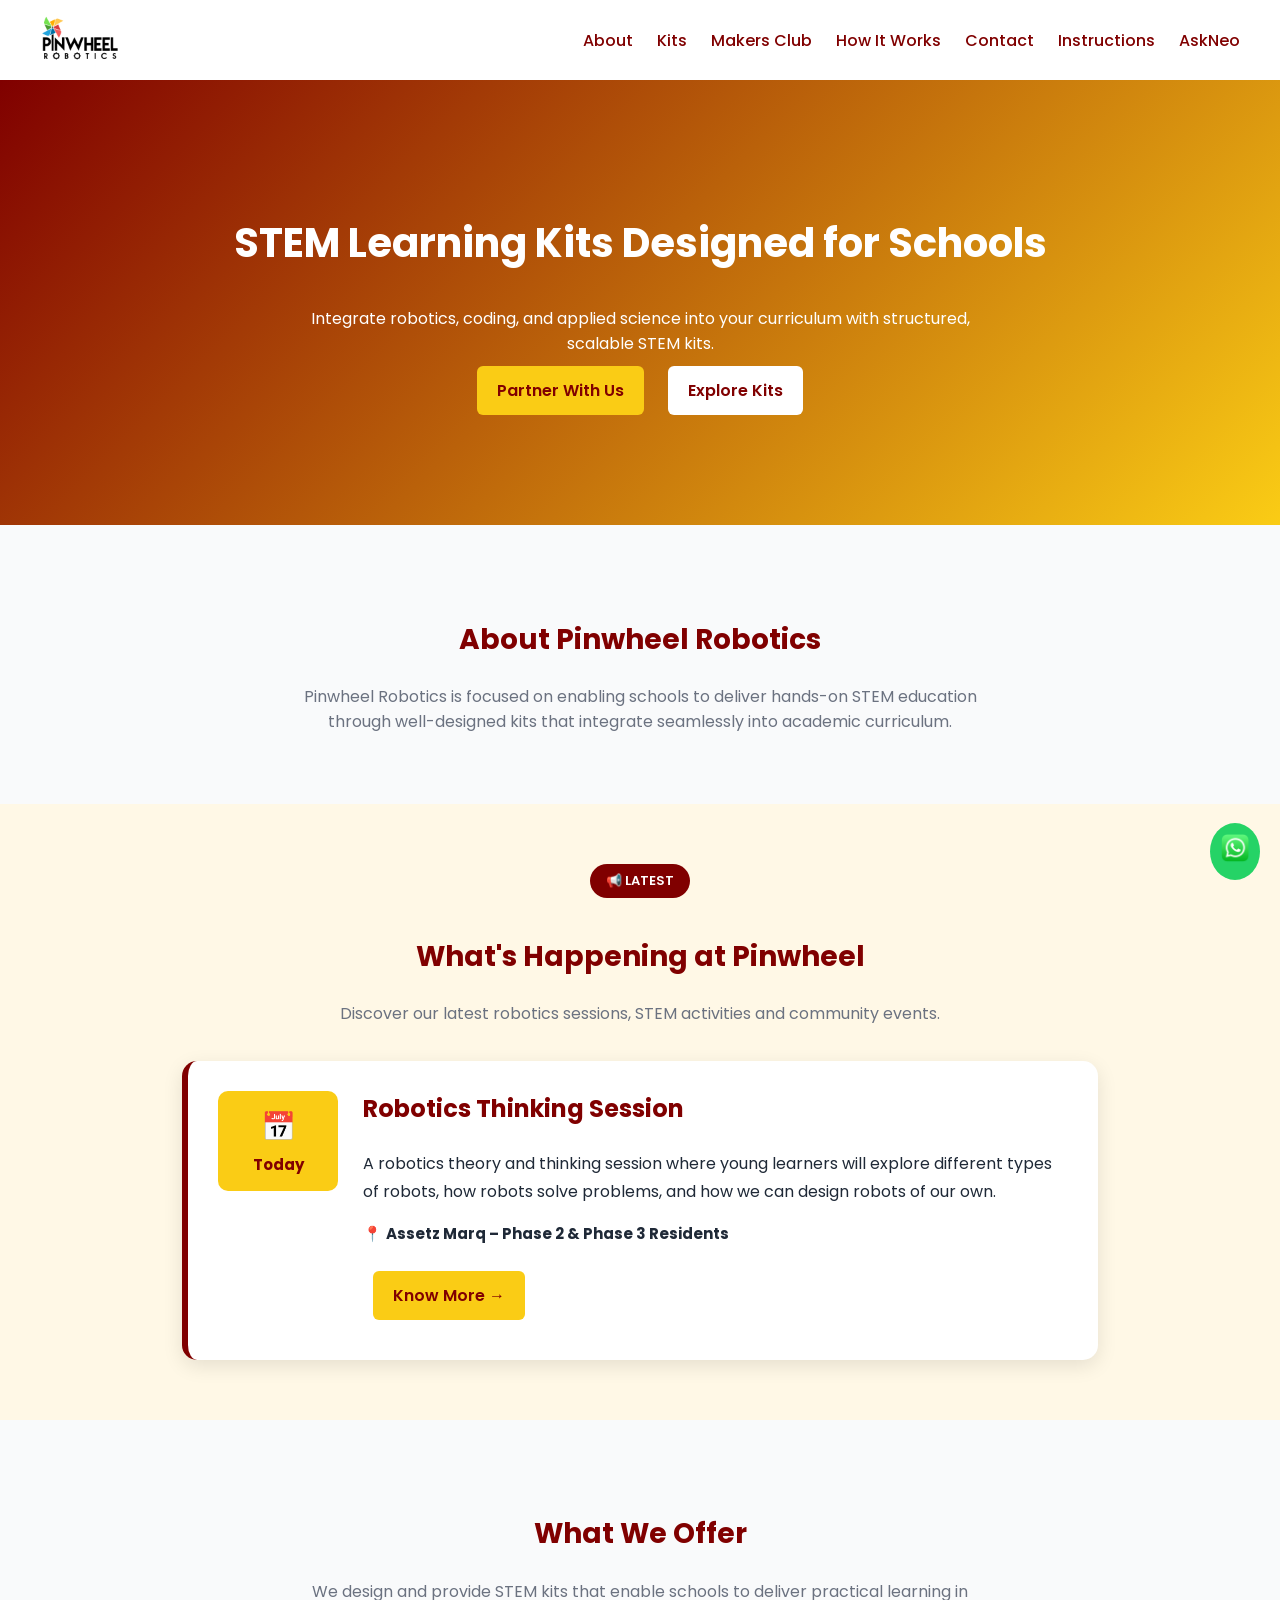
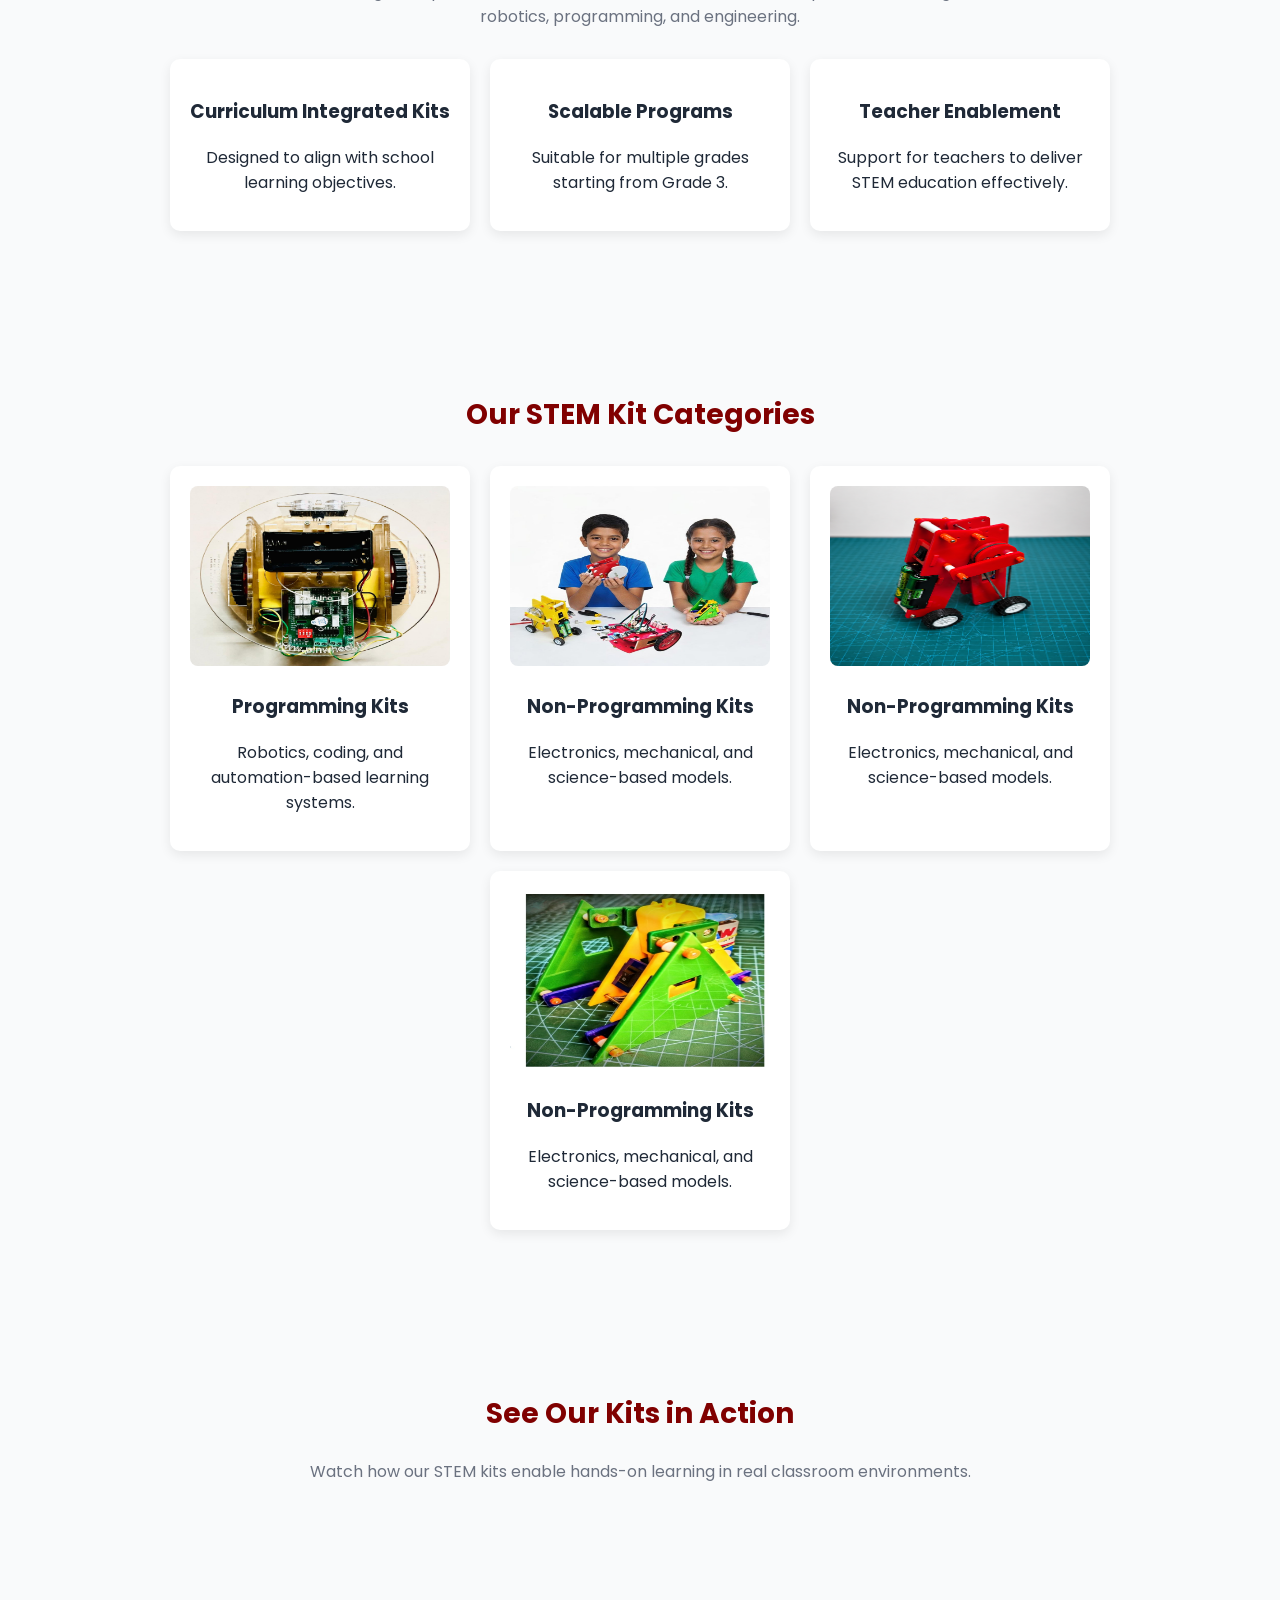
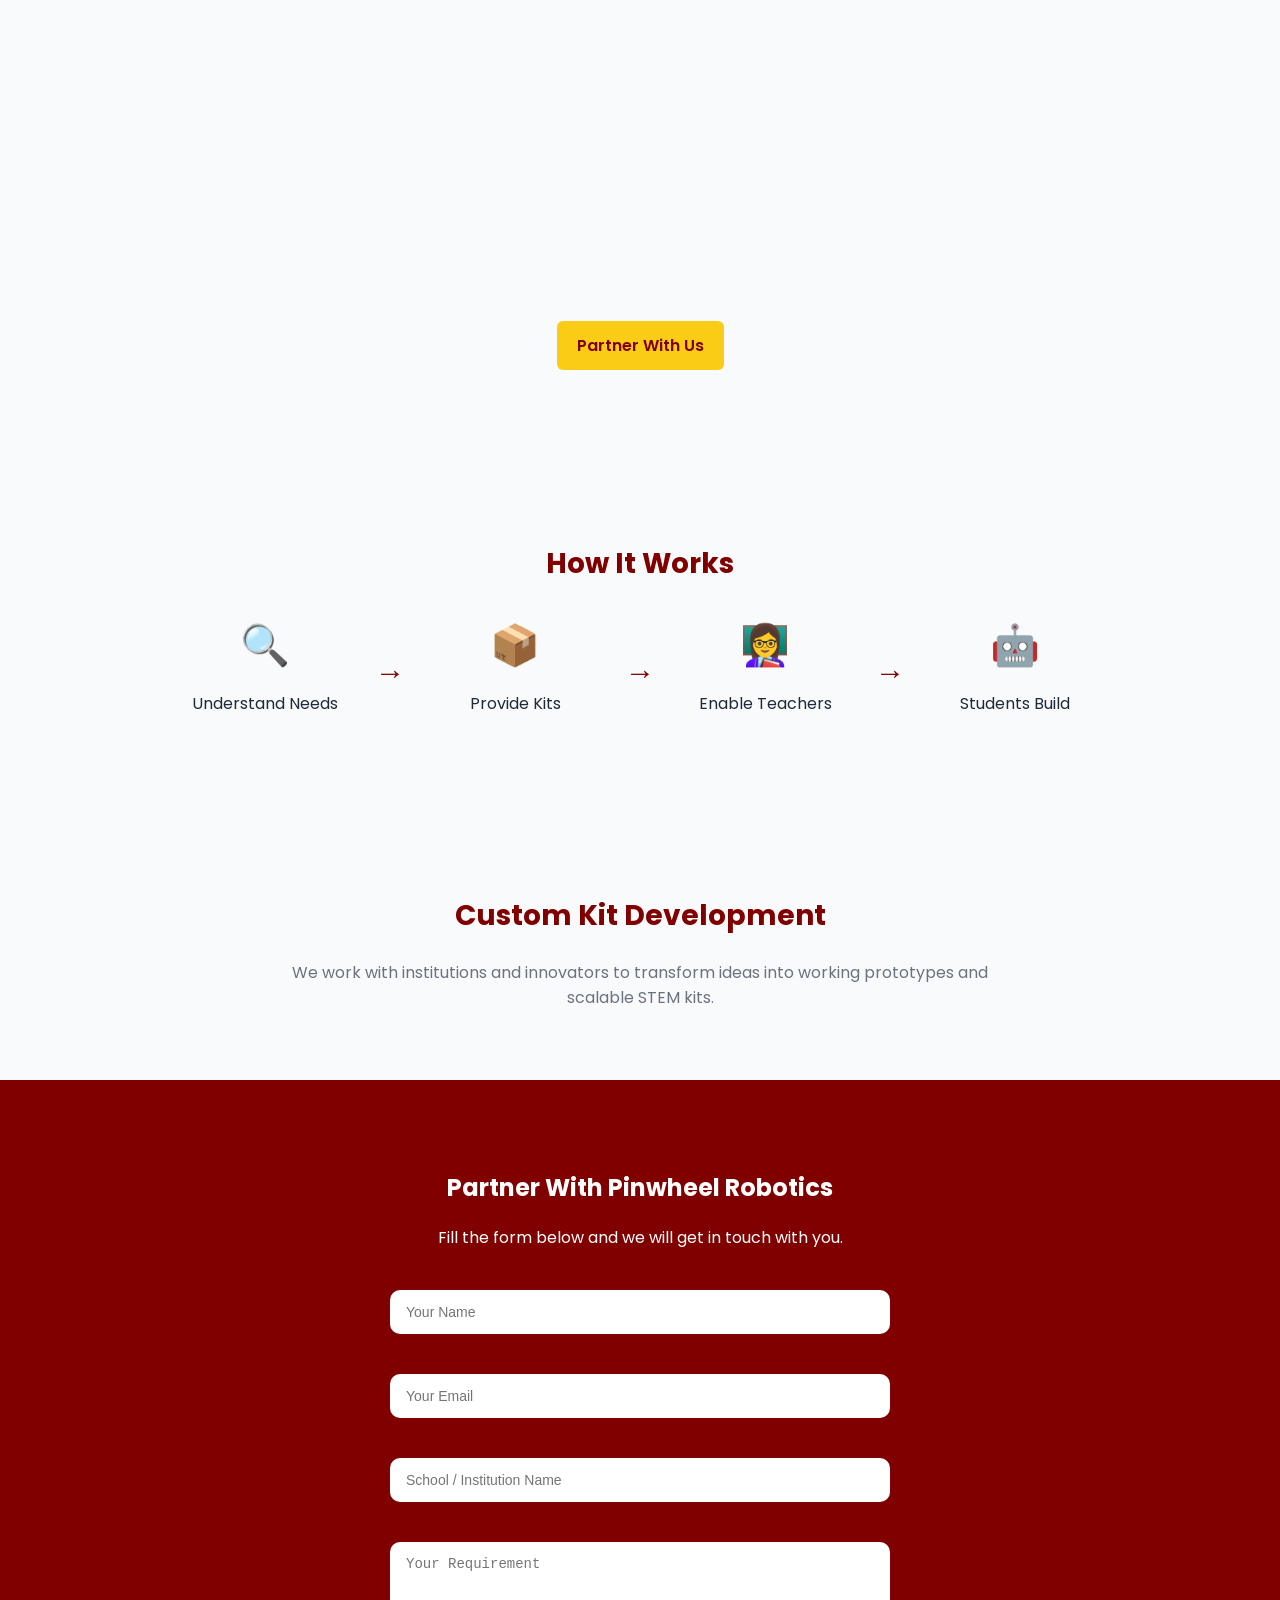
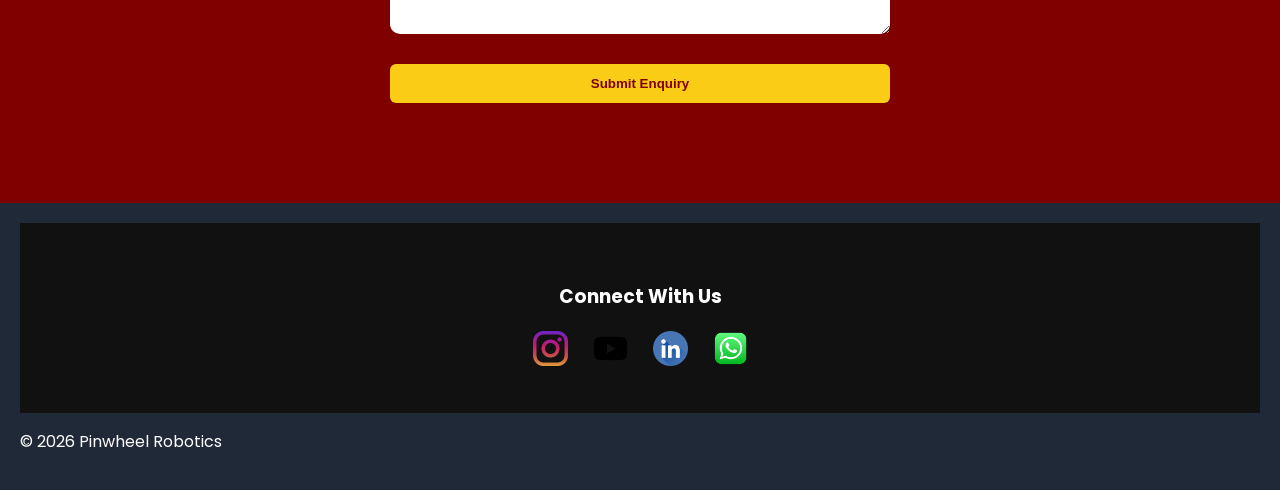
<file: index.html>
<!DOCTYPE html>

<html>

<head>
    <link rel="icon" href="favicon/favicon.ico" type="image/x-icon">

<link rel="icon" type="image/png" sizes="32x32" href="favicon/favicon-32x32.png">
<link rel="icon" type="image/png" sizes="16x16" href="favicon/favicon-16x16.png">

<link rel="apple-touch-icon" href="favicon/apple-touch-icon.png">

<link rel="manifest" href="favicon/site.webmanifest">
  <title>Pinwheel Robotics</title>
  <title>STEM Kits for Schools | Pinwheel Robotics</title>
<meta name="description" content="Hands-on STEM kits for schools. Robotics, IoT, AI learning made practical.">
<meta name="keywords" content="STEM kits, robotics kits, Arduino projects, school robotics India">
  <meta name="viewport" content="width=device-width, initial-scale=1.0">
  <meta name="description" content="STEM kits for schools, robotics learning, IoT and electronics kits for students.">

  <link rel="stylesheet" href="css/style.css">

  <!-- Google Font -->

  <link href="https://fonts.googleapis.com/css2?family=Poppins:wght@300;400;600&display=swap" rel="stylesheet">
</head>
<a href="https://wa.me/917204445493" class="whatsapp-float" target="_blank">
  <img src="assets/icons/whatsapp.png">
</a>

<body>

<!-- HEADER -->

<header class="header">
  <img src="assets/logo.png" class="logo">
  <nav class="nav">
    <a href="#about">About</a>
    <a href="#kits">Kits</a>
    <a href="makers-club.html">Makers Club</a>
    <a href="#how">How It Works</a>
    <a href="#contact">Contact</a>
    <a href="blog.html">Instructions</a>
    <a href="chatbot.html">AskNeo</a>
  </nav>
</header>

<!-- HERO -->

<section class="hero">
  <h1>STEM Learning Kits Designed for Schools</h1>
  <p>
    Integrate robotics, coding, and applied science into your curriculum with structured, scalable STEM kits.
  </p>
  <a class="btn primary" href="#contact">Partner With Us</a>
  <a class="btn secondary" href="#kits">Explore Kits</a>
</section>

<!-- ABOUT -->

<section id="about">
  <h2 class="title">About Pinwheel Robotics</h2>
  <p class="subtitle">
    Pinwheel Robotics is focused on enabling schools to deliver hands-on STEM education through well-designed kits that integrate seamlessly into academic curriculum.
  </p>
</section>
<!-- UPDATES / ANNOUNCEMENTS -->
<!-- ANNOUNCEMENTS -->

<section class="announcements">

  <div class="announcement-header">
    <span class="announcement-badge">📢 LATEST</span>
    <h2 class="title">What's Happening at Pinwheel</h2>
    <p class="subtitle">
      Discover our latest robotics sessions, STEM activities and community events.
    </p>
  </div>

  <div class="announcement-card">

    <div class="announcement-date">
      <span>📅</span>
      <strong id="announcement-date">Today</strong>
    </div>

    <div class="announcement-content">

      <h3 id="announcement-title">
        Robotics Thinking Session
      </h3>

      <p id="announcement-description">
        A robotics theory and thinking session for young learners,
        exploring how robots work, how they solve problems and how we
        can design robots of our own.
      </p>

      <p class="announcement-location">
        📍 <strong id="announcement-location">
          Assetz Marq – Phase 2 & Phase 3
        </strong>
      </p>

      <a
        id="announcement-link"
        class="btn primary"
        href="#"
        target="_blank">
        Know More →
      </a>

    </div>

  </div>

</section>

<!-- WHAT WE OFFER -->

<section>
  <h2 class="title">What We Offer</h2>
  <p class="subtitle">
    We design and provide STEM kits that enable schools to deliver practical learning in robotics, programming, and engineering.
  </p>

  <div class="grid">
    <div class="card">
      <h3>Curriculum Integrated Kits</h3>
      <p>Designed to align with school learning objectives.</p>
    </div>
    <div class="card">
      <h3>Scalable Programs</h3>
      <p>Suitable for multiple grades starting from Grade 3.</p>
    </div>
    <div class="card">
      <h3>Teacher Enablement</h3>
      <p>Support for teachers to deliver STEM education effectively.</p>
    </div>
  </div>
</section>

<!-- KIT CATEGORIES -->

<section id="kits">
  <h2 class="title">Our STEM Kit Categories</h2>

  <div class="grid">

<div class="card">
  <img src="assets/images/kit1.jpg" class="kit-img">
  <h3>Programming Kits</h3>
  <p>Robotics, coding, and automation-based learning systems.</p>
</div>

<div class="card">
  <img src="assets/images/kit2.jpg" class="kit-img">
  <h3>Non-Programming Kits</h3>
  <p>Electronics, mechanical, and science-based models.</p>
</div>

<div class="card">
  <img src="assets/images/kit3.png" class="kit-img">
  <h3>Non-Programming Kits</h3>
  <p>Electronics, mechanical, and science-based models.</p>
</div>

<div class="card">
  <img src="assets/images/kit4.jpg" class="kit-img">
  <h3>Non-Programming Kits</h3>
  <p>Electronics, mechanical, and science-based models.</p>
</div>

  </div>
</section>
<section id="video">
  <h2 class="title">See Our Kits in Action</h2>
  <p class="subtitle">
    Watch how our STEM kits enable hands-on learning in real classroom environments.
  </p>

  <div class="video-container">
    <iframe 
        id="youtube-video"
      frameborder="0"
      allowfullscreen>
    </iframe>
  </div>
  <a class="btn primary" href="#contact">Partner With Us</a>
</section>

<!-- HOW IT WORKS -->
<section id="how">
  <h2 class="title">How It Works</h2>


  <div class="steps">

<div class="step">
  <div class="icon">🔍</div>
  <p>Understand Needs</p>
</div>

<div class="arrow">→</div>

<div class="step">
  <div class="icon">📦</div>
  <p>Provide Kits</p>
</div>

<div class="arrow">→</div>

<div class="step">
  <div class="icon">👩‍🏫</div>
  <p>Enable Teachers</p>
</div>

<div class="arrow">→</div>

<div class="step">
  <div class="icon">🤖</div>
  <p>Students Build</p>
</div>

  </div>
</section>

</section>



<!-- CUSTOM KIT -->

<section>
  <h2 class="title">Custom Kit Development</h2>
  <p class="subtitle">
    We work with institutions and innovators to transform ideas into working prototypes and scalable STEM kits.
  </p>
</section>

<!-- CTA -->

<section class="cta" id="contact">
     <!-- CTA Message -->
  <h2>Partner With Pinwheel Robotics</h2>
  <p>Fill the form below and we will get in touch with you.</p>

  <!-- FORM goes inside CTA -->
  <form id="contact-form" method="POST" class="contact-form">
    <div class="form-row">
    <input type="hidden" name="_subject" value="New Enquiry - Pinwheel Robotics">
    <input type="text" name="name" placeholder="Your Name" required> 
    <input type="email" name="email" placeholder="Your Email" required> 
    <input type="text" name="school" placeholder="School / Institution Name"> 
    </div>
    <div class="form-row">
    <textarea name="message" placeholder="Your Requirement" rows="4"></textarea> 
    </div>
    <button type="submit">Submit Enquiry</button>
    
     </form>
</section>

<!-- FOOTER -->

<footer>
    <div class="social-section">

  <h3>Connect With Us</h3>

  <div class="social-icons">

<a href="https://instagram.com/pinwheelrobotics" target="_blank">
  <img src="assets/icons/instagram.png" alt="Instagram">
</a>

<a href="https://www.youtube.com/@pinwheelrobotics" target="_blank">
  <img src="assets/icons/youtube.png" alt="YouTube">
</a>

<a href="https://www.linkedin.com/company/pinwheel-robotics" target="_blank">
  <img src="assets/icons/linkedin.png" alt="LinkedIn">
</a>

<a href="https://wa.me/917204445493" target="_blank">
  <img src="assets/icons/whatsapp.png" alt="WhatsApp">
</a>

  </div>

</div>

  <p>© 2026 Pinwheel Robotics</p>
</footer>
<script src="js/config.js"></script>

<script>
  // Set YouTube video
  document.getElementById("youtube-video").src =
    "https://www.youtube.com/embed/" + CONFIG.youtubeVideoId;

  // Set Formspree endpoint
  document.getElementById("contact-form").action =
    CONFIG.formspreeEndpoint;

   // Set latest announcement
  if (CONFIG.announcement) {

    document.getElementById("announcement-date").textContent =
      CONFIG.announcement.date;

    document.getElementById("announcement-title").textContent =
      CONFIG.announcement.title;

    document.getElementById("announcement-description").textContent =
      CONFIG.announcement.description;

    document.getElementById("announcement-location").textContent =
      CONFIG.announcement.location;

    document.getElementById("announcement-link").href =
      CONFIG.announcement.link;
  }
</script>

</body>
</html>
</file>
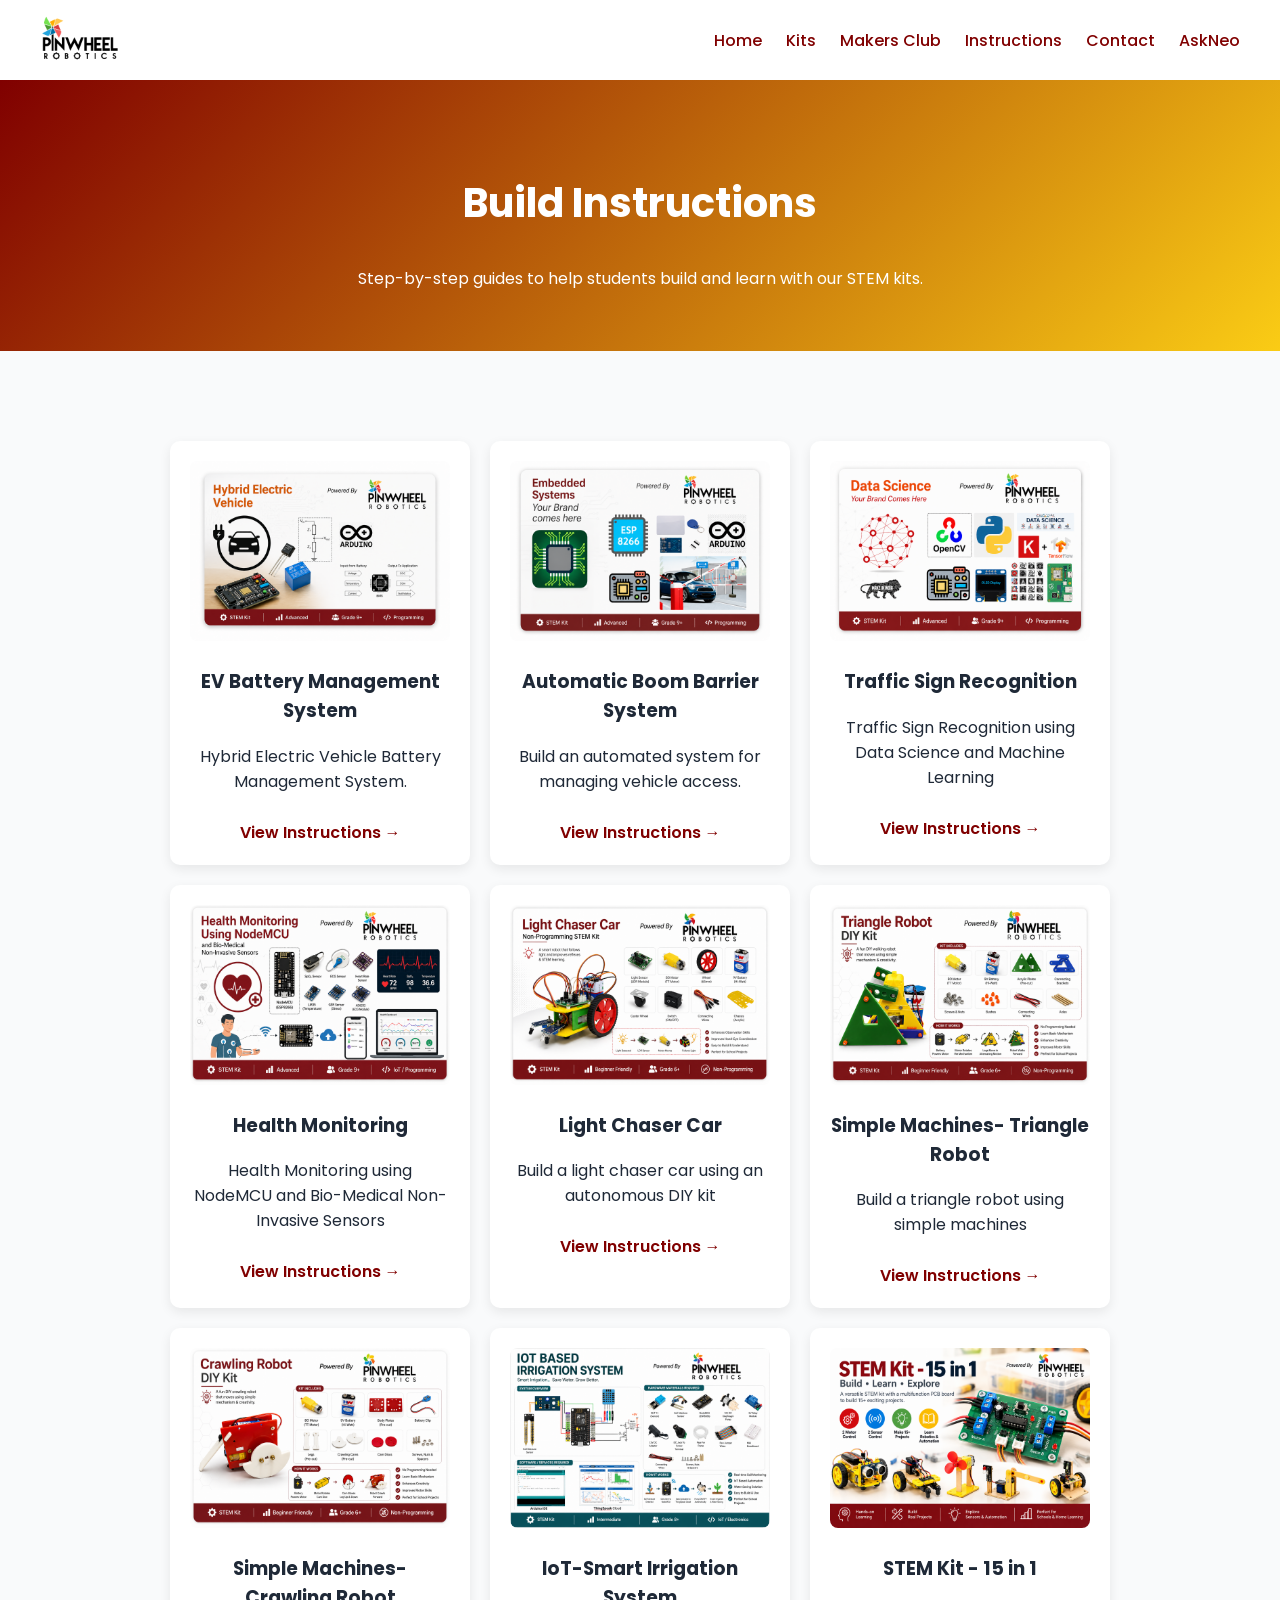
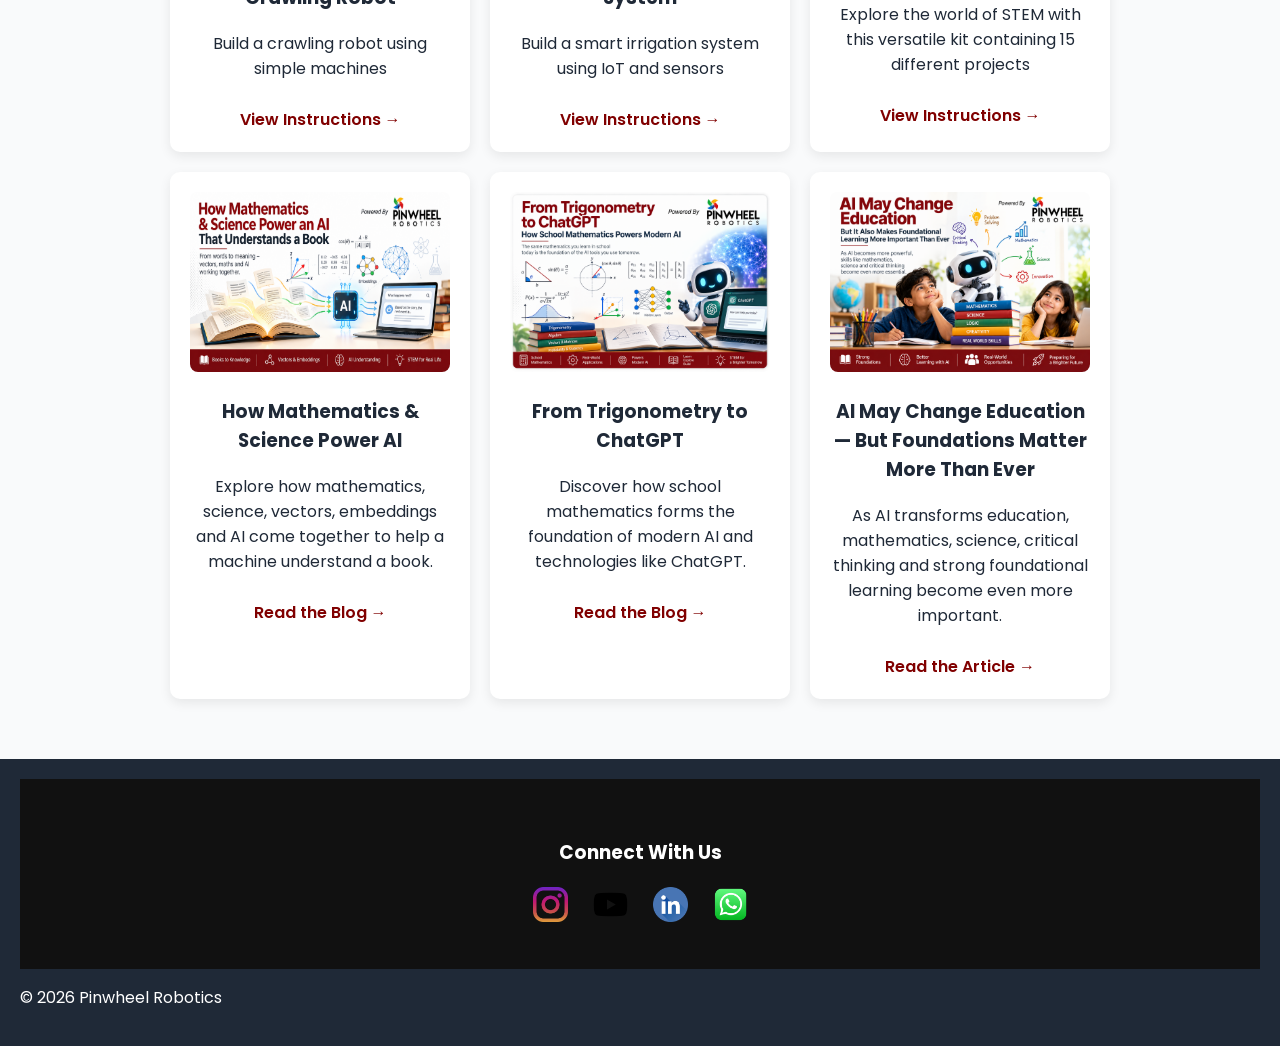
<file: blog.html>
<!DOCTYPE html>

<html>

<head>
    <link rel="icon" href="favicon/favicon.ico" type="image/x-icon">

<link rel="icon" type="image/png" sizes="32x32" href="favicon/favicon-32x32.png">
<link rel="icon" type="image/png" sizes="16x16" href="favicon/favicon-16x16.png">

<link rel="apple-touch-icon" href="favicon/apple-touch-icon.png">

<link rel="manifest" href="favicon/site.webmanifest">
  <title>Build Instructions | Pinwheel Robotics</title>
  <meta name="viewport" content="width=device-width, initial-scale=1.0">

  <link rel="stylesheet" href="css/style.css">
  <link href="https://fonts.googleapis.com/css2?family=Poppins:wght@300;400;600&display=swap" rel="stylesheet">
</head>

<body>

<!-- HEADER -->

<header class="header">
  <img src="assets/logo.png" class="logo">

  <nav class="nav">
    <a href="index.html">Home</a>
    <a href="index.html#kits">Kits</a>
    <a href="makers-club.html">Makers Club</a>
    <a href="blog.html">Instructions</a>
    <a href="index.html#contact">Contact</a>
    <a href="chatbot.html">AskNeo</a>
  </nav>
</header>

<!-- HERO -->

<section class="hero small-hero">
  <h1>Build Instructions</h1>
  <p>Step-by-step guides to help students build and learn with our STEM kits.</p>
</section>

<!-- BLOG GRID -->

<section class="blog-section">

  <div class="grid">

<!-- CARD -->
<div class="card blog-card">
  <img src="assets/images/blog-kit1.png" class="kit-img">
  <h3>EV Battery Management System</h3>
  <p>Hybrid Electric Vehicle Battery Management System.</p>
  <a href="https://pwbotics.wordpress.com/2023/02/18/hybrid-electric-vehicle-battery-management-system/" target="_blank">
    View Instructions →
  </a>
</div>

<div class="card blog-card">
 <img src="assets/images/blog-kit2.png" class="kit-img">
  <h3>Automatic Boom Barrier System</h3>
  <p>Build an automated system for managing vehicle access.</p>
  <a href="https://pwbotics.wordpress.com/2023/02/18/embedded-system-automatic-boom-barrier-system-using-rfid/" target="_blank">
    View Instructions →
  </a>
</div>

<div class="card blog-card">
  <img src="assets/images/blog-kit3.png" class="kit-img">
  <h3>Traffic Sign Recognition</h3>
  <p>Traffic Sign Recognition using Data Science and Machine Learning</p>
  <a href="https://pwbotics.wordpress.com/2023/02/18/data-science-traffic-sign-recognition-with-95-accuracy/" target="_blank">
    View Instructions →
  </a>
</div>
<div class="card blog-card">
  <img src="assets/images/blog-kit4.png" class="kit-img">
  <h3>Health Monitoring</h3>
  <p>Health Monitoring using NodeMCU and Bio-Medical Non-Invasive Sensors</p>
  <a href="https://pwbotics.wordpress.com/2023/04/04/health-monitoring-using-nodemcu-and-bio-medical-non-invasive-sensors/" target="_blank">
    View Instructions →
  </a>
</div>
<div class="card blog-card">
  <img src="assets/images/blog-kit5.png" class="kit-img">
  <h3>Light Chaser Car</h3>
  <p>Build a light chaser car using an autonomous DIY kit</p>
  <a href="https://pwbotics.wordpress.com/2024/01/22/make-a-light-chaser-car-using-autonomous-diy-kit/" target="_blank">
    View Instructions →
  </a>
</div>

<div class="card blog-card">
  <img src="assets/images/blog-kit6.png" class="kit-img">
  <h3>Simple Machines- Triangle Robot</h3>
  <p>Build a triangle robot using simple machines</p>
  <a href="https://pwbotics.wordpress.com/2023/02/18/simple-machines-triangle-robot/" target="_blank">
    View Instructions →
  </a>
</div>
<div class="card blog-card">
  <img src="assets/images/blog-kit7.png" class="kit-img">
  <h3>Simple Machines-Crawling Robot</h3>
  <p>Build a crawling robot using simple machines</p>
  <a href="https://pwbotics.wordpress.com/2023/02/18/simple-machines-crawling-robot/" target="_blank">
    View Instructions →
  </a>
</div>
<div class="card blog-card">
  <img src="assets/images/blog-kit8.png" class="kit-img">
  <h3>IoT-Smart Irrigation System</h3>
  <p>Build a smart irrigation system using IoT and sensors</p>
  <a href="https://pwbotics.wordpress.com/2020/03/14/iot-based-irrigation-system/" target="_blank">
    View Instructions →
  </a>
</div>

<div class="card blog-card">
  <img src="assets/images/blog-kit11.png" class="kit-img">
  <h3>STEM Kit - 15 in 1</h3>
  <p>Explore the world of STEM with this versatile kit containing 15 different projects</p>
  <a href="https://pwbotics.wordpress.com/2026/09/26/stem-15-in-1-kit-learn-robotics-through-sensors-logic-real-world-projects/" target="_blank">
    View Instructions →
  </a>
</div>
<div class="card blog-card">
  <img src="assets/images/blog-ai-book.png" class="kit-img">
  <h3>How Mathematics & Science Power AI</h3>
  <p>Explore how mathematics, science, vectors, embeddings and AI come together to help a machine understand a book.</p>
  <a href="https://pwbotics.wordpress.com/2026/05/24/how-mathematics-and-science-power-an-ai-that-understands-a-bookharry-potter-and-philosophers-stone/" target="_blank">
    Read the Blog →
  </a>
</div>
<div class="card blog-card">
  <img src="assets/images/blog-trigonometry-ai.png" class="kit-img">
  <h3>From Trigonometry to ChatGPT</h3>
  <p>Discover how school mathematics forms the foundation of modern AI and technologies like ChatGPT.</p>
  <a href="https://pwbotics.wordpress.com/2026/05/24/from-trigonometry-to-chatgpt-how-school-mathematics-powers-modern-ai/" target="_blank">
    Read the Blog →
  </a>
</div>
<div class="card blog-card">
  <img src="assets/images/blog-ai-foundational-learning.png" class="kit-img">

  <h3>AI May Change Education — But Foundations Matter More Than Ever</h3>

  <p>
    As AI transforms education, mathematics, science, critical thinking and strong foundational learning become even more important.
  </p>

  <a href="https://www.linkedin.com/pulse/ai-may-change-education-also-makes-foundational-learning-1a29c/" target="_blank">
    Read the Article →
  </a>
</div>


  </div>

</section>

<!-- FOOTER -->

<footer>
    <div class="social-section">

  <h3>Connect With Us</h3>

  <div class="social-icons">

<a href="https://instagram.com/pinwheelrobotics" target="_blank">
  <img src="assets/icons/instagram.png" alt="Instagram">
</a>

<a href="https://www.youtube.com/@pinwheelrobotics" target="_blank">
  <img src="assets/icons/youtube.png" alt="YouTube">
</a>

<a href="https://www.linkedin.com/company/pinwheel-robotics" target="_blank">
  <img src="assets/icons/linkedin.png" alt="LinkedIn">
</a>

<a href="https://wa.me/917204445493" target="_blank">
  <img src="assets/icons/whatsapp.png" alt="WhatsApp">
</a>

  </div>

</div>


  <p>© 2026 Pinwheel Robotics</p>
</footer>

</body>
</html>
</file>
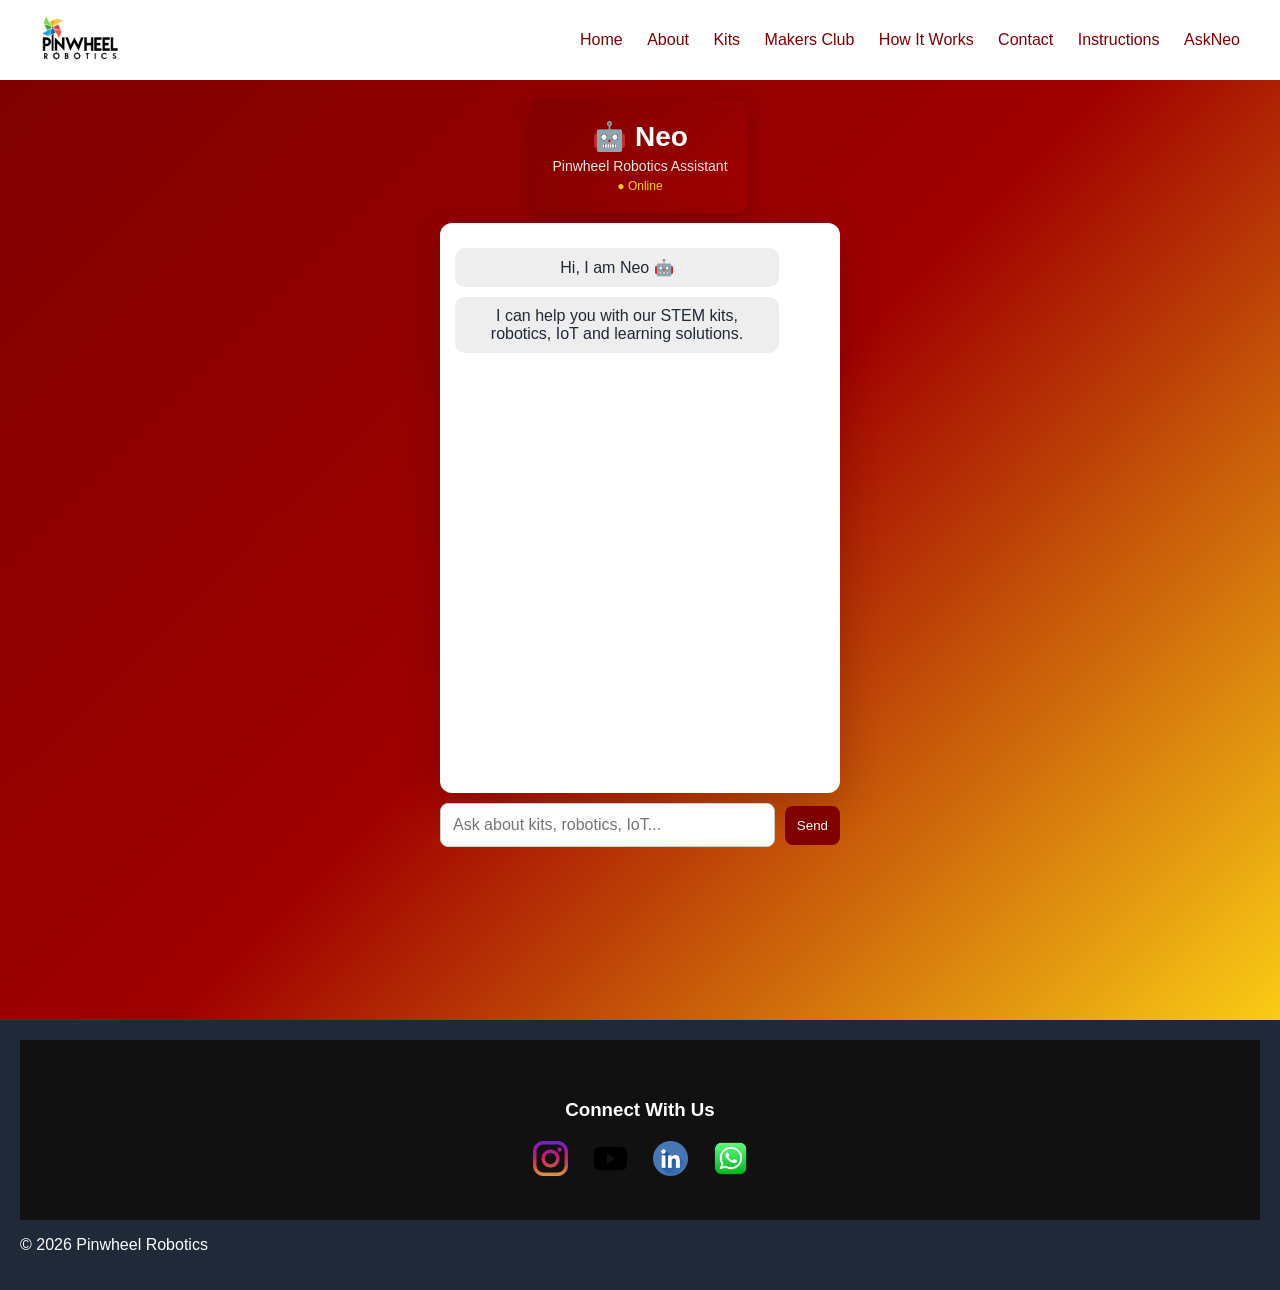
<file: chatbot.html>
<!DOCTYPE html>

<html>
<head>
  <title>Pinwheel Robotics Assistant</title>
  <meta name="viewport" content="width=device-width, initial-scale=1.0">
  <link rel="stylesheet" href="css/style.css">
</head>

<body  class="chatbot-page">

<!-- HEADER (same as index.html) -->

<header class="header">
 <img src="assets/logo.png" class="logo">
  <nav class="nav">
    <a href="index.html">Home</a>
    <a href="index.html#about">About</a>
    <a href="index.html#kits">Kits</a>
    <a href="makers-club.html">Makers Club</a>
    <a href="index.html#how">How It Works</a>
    <a href="index.html#contact">Contact</a>
    <a href="blog.html">Instructions</a>
    <a href="chatbot.html">AskNeo</a>
  </nav>
</header>

<!-- CHATBOT SECTION -->

<section class="chat-page">
 <div class="chat-header">
  <div class="chat-title">🤖 Neo</div>
  <div class="chat-subtitle">Pinwheel Robotics Assistant</div>
  <div class="chat-status">● Online</div>
</div>
  <div class="chat-container">
<div id="chat" class="chat-box"></div>

<div class="chat-input">
  <input id="input" placeholder="Ask about kits, robotics, IoT..." />
  <button onclick="send()">Send</button>
</div>

  </div>

</section>

<!-- FOOTER -->

<footer class="footer">
      <div class="social-section">

  <h3>Connect With Us</h3>

  <div class="social-icons">

<a href="https://instagram.com/pinwheelrobotics" target="_blank">
  <img src="assets/icons/instagram.png" alt="Instagram">
</a>

<a href="https://www.youtube.com/@pinwheelrobotics" target="_blank">
  <img src="assets/icons/youtube.png" alt="YouTube">
</a>

<a href="https://www.linkedin.com/company/pinwheel-robotics" target="_blank">
  <img src="assets/icons/linkedin.png" alt="LinkedIn">
</a>

<a href="https://wa.me/917204445493" target="_blank">
  <img src="assets/icons/whatsapp.png" alt="WhatsApp">
</a>

  </div>

</div>
  <p>© 2026 Pinwheel Robotics</p>
</footer>

<!-- SCRIPTS -->

<script src="js/config.js"></script>

<script src="js/chatbot.js"></script>

</body>
</html>
</file>
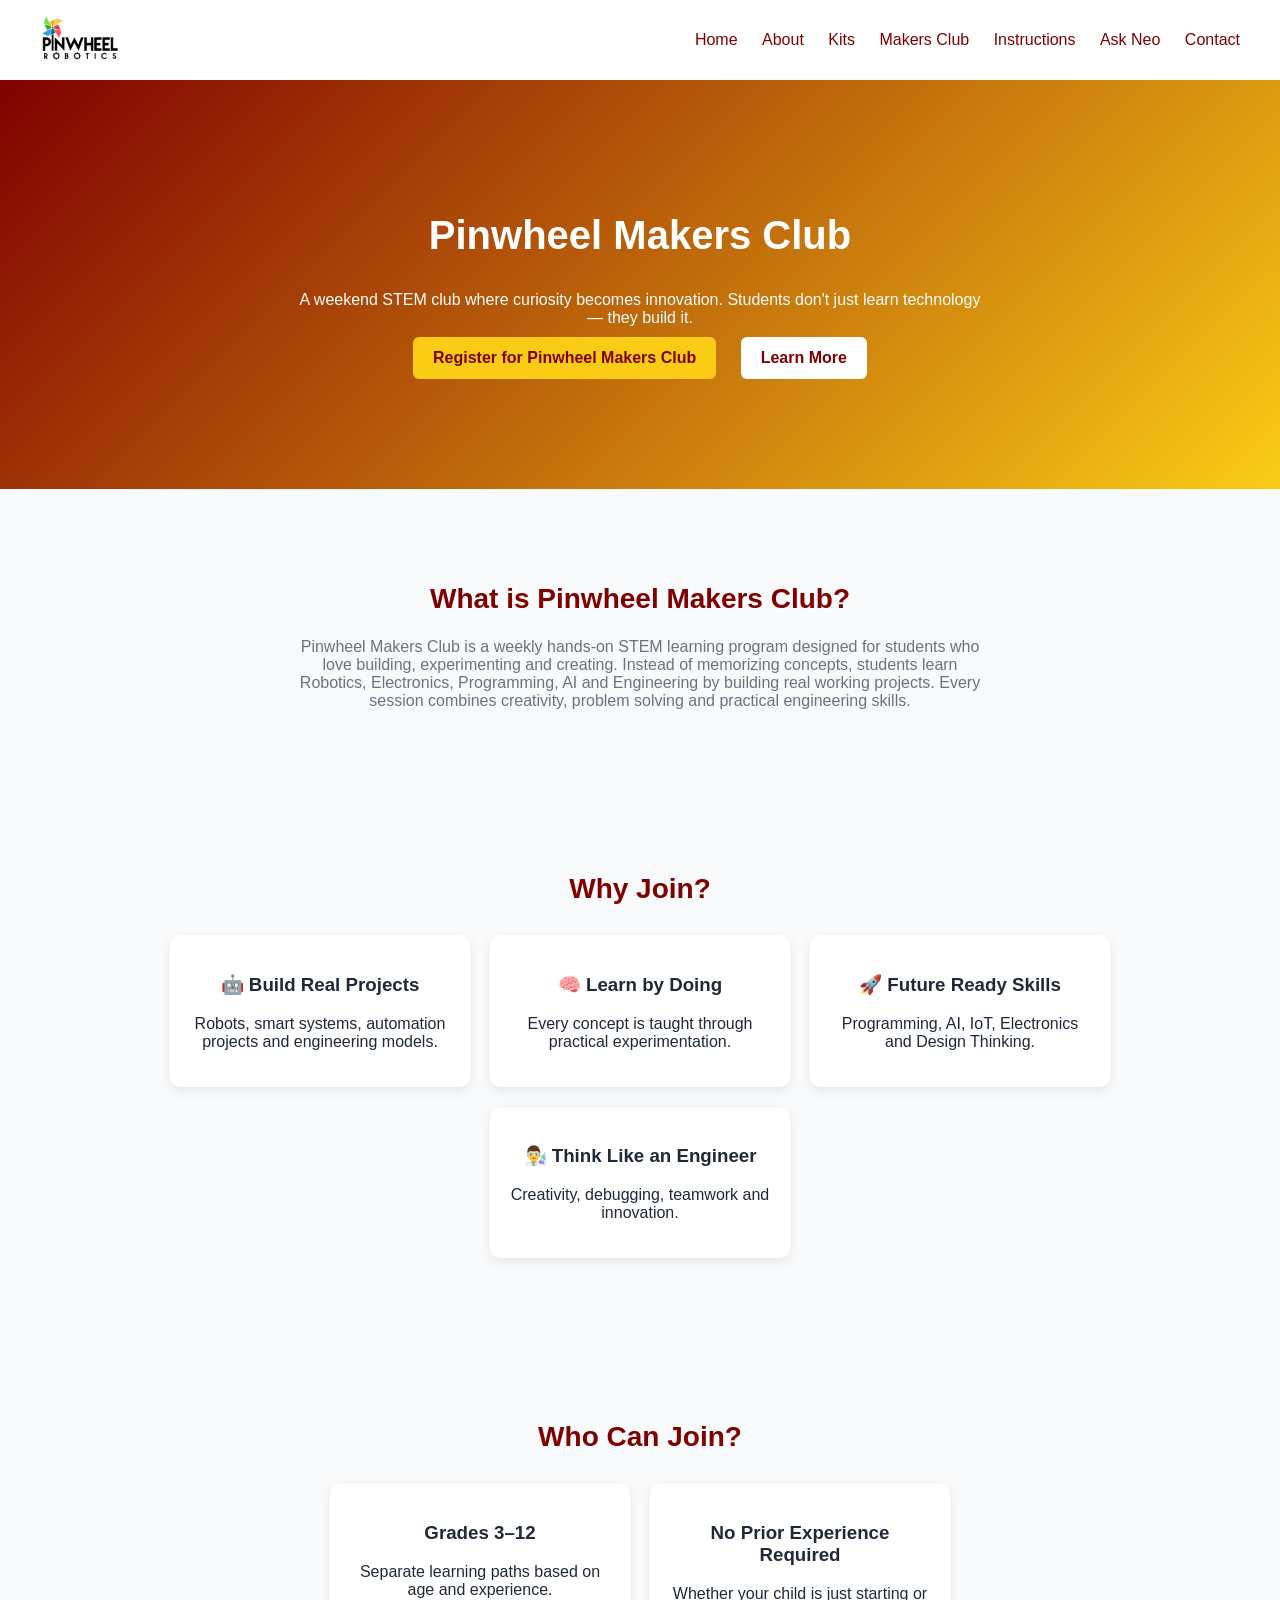
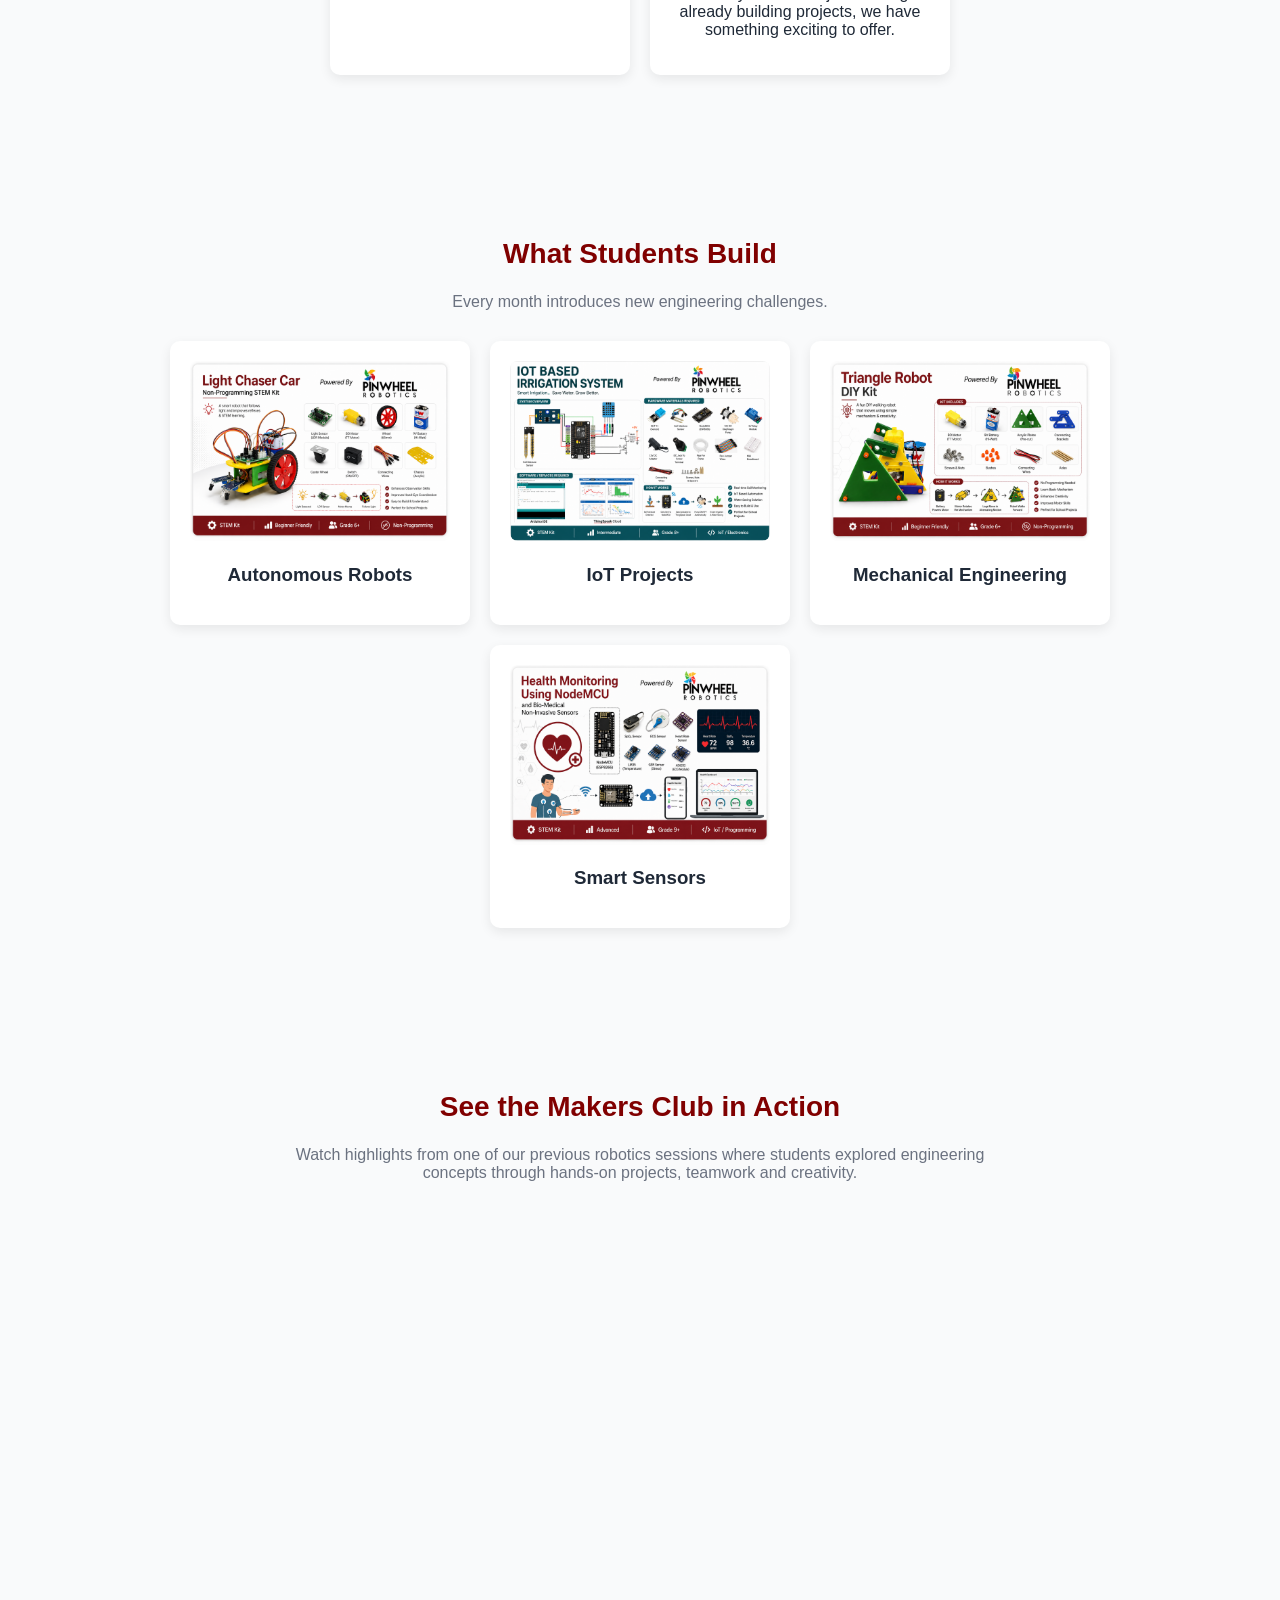
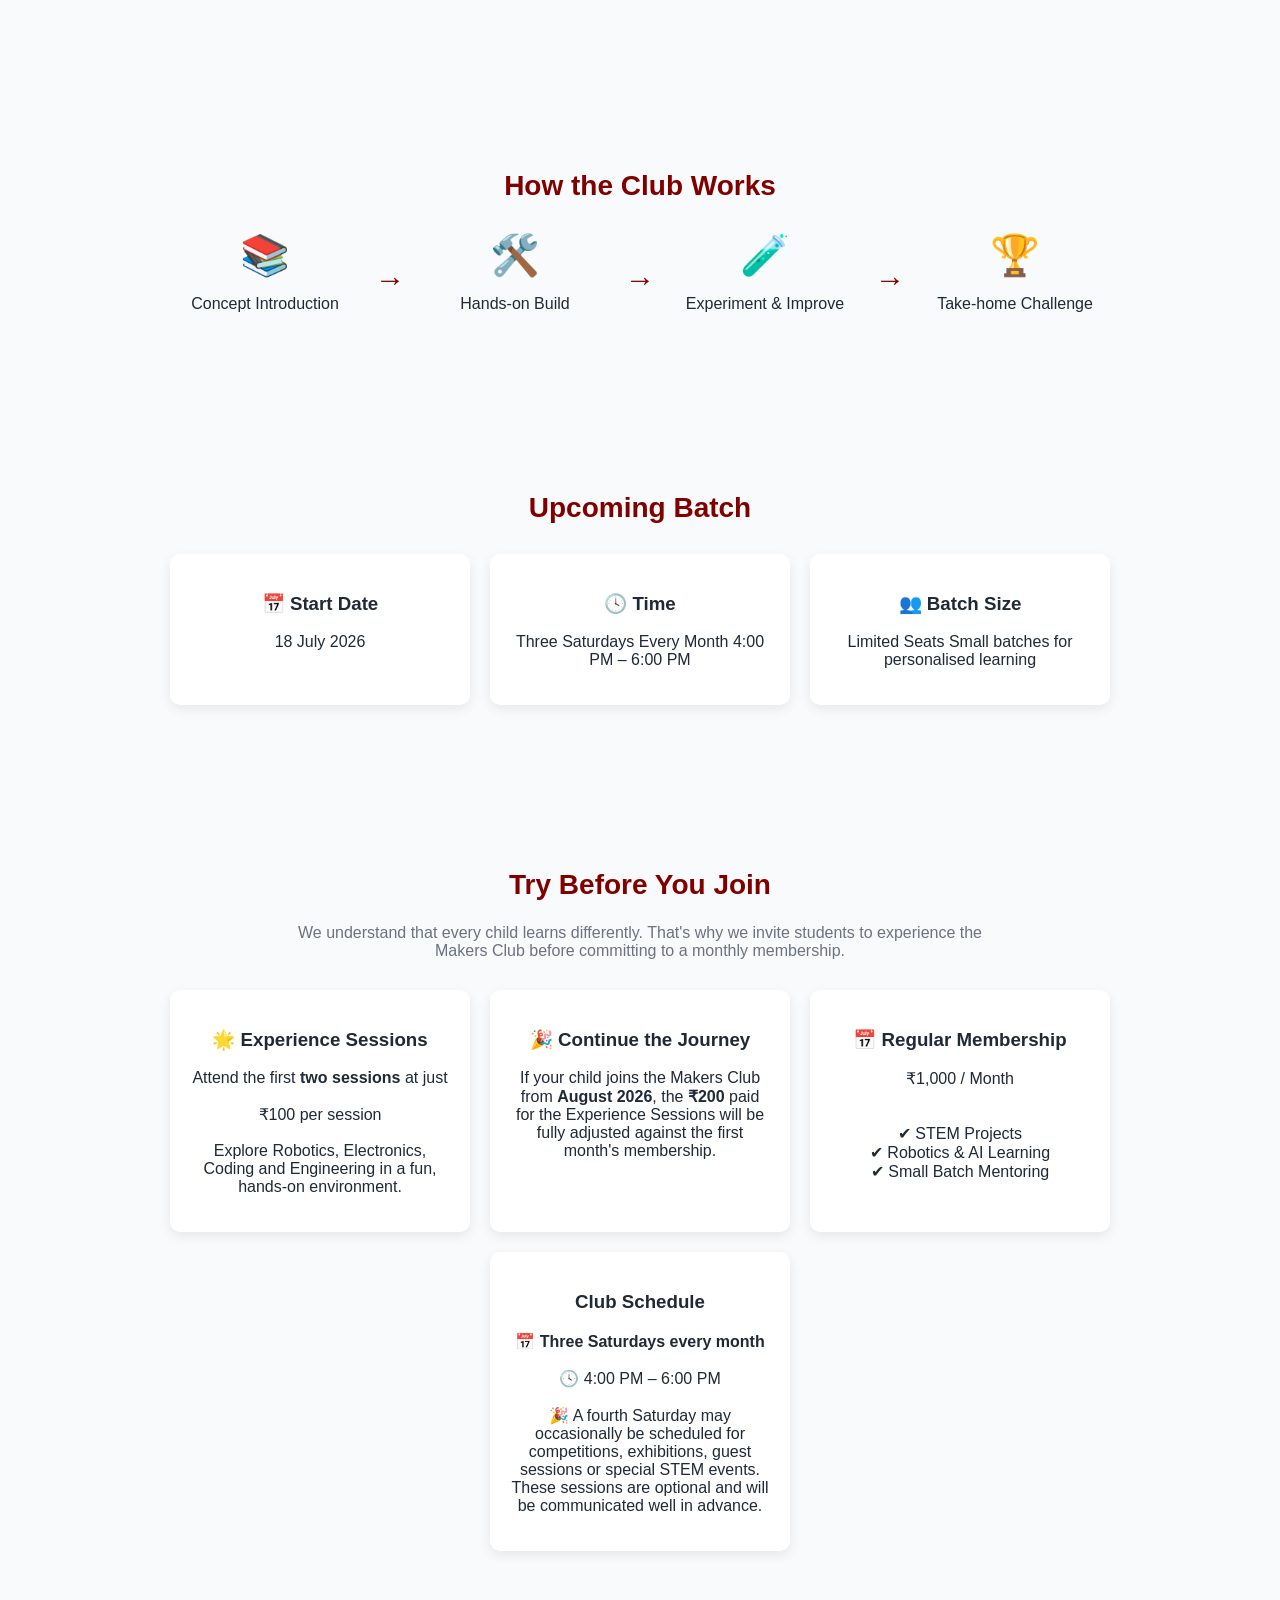
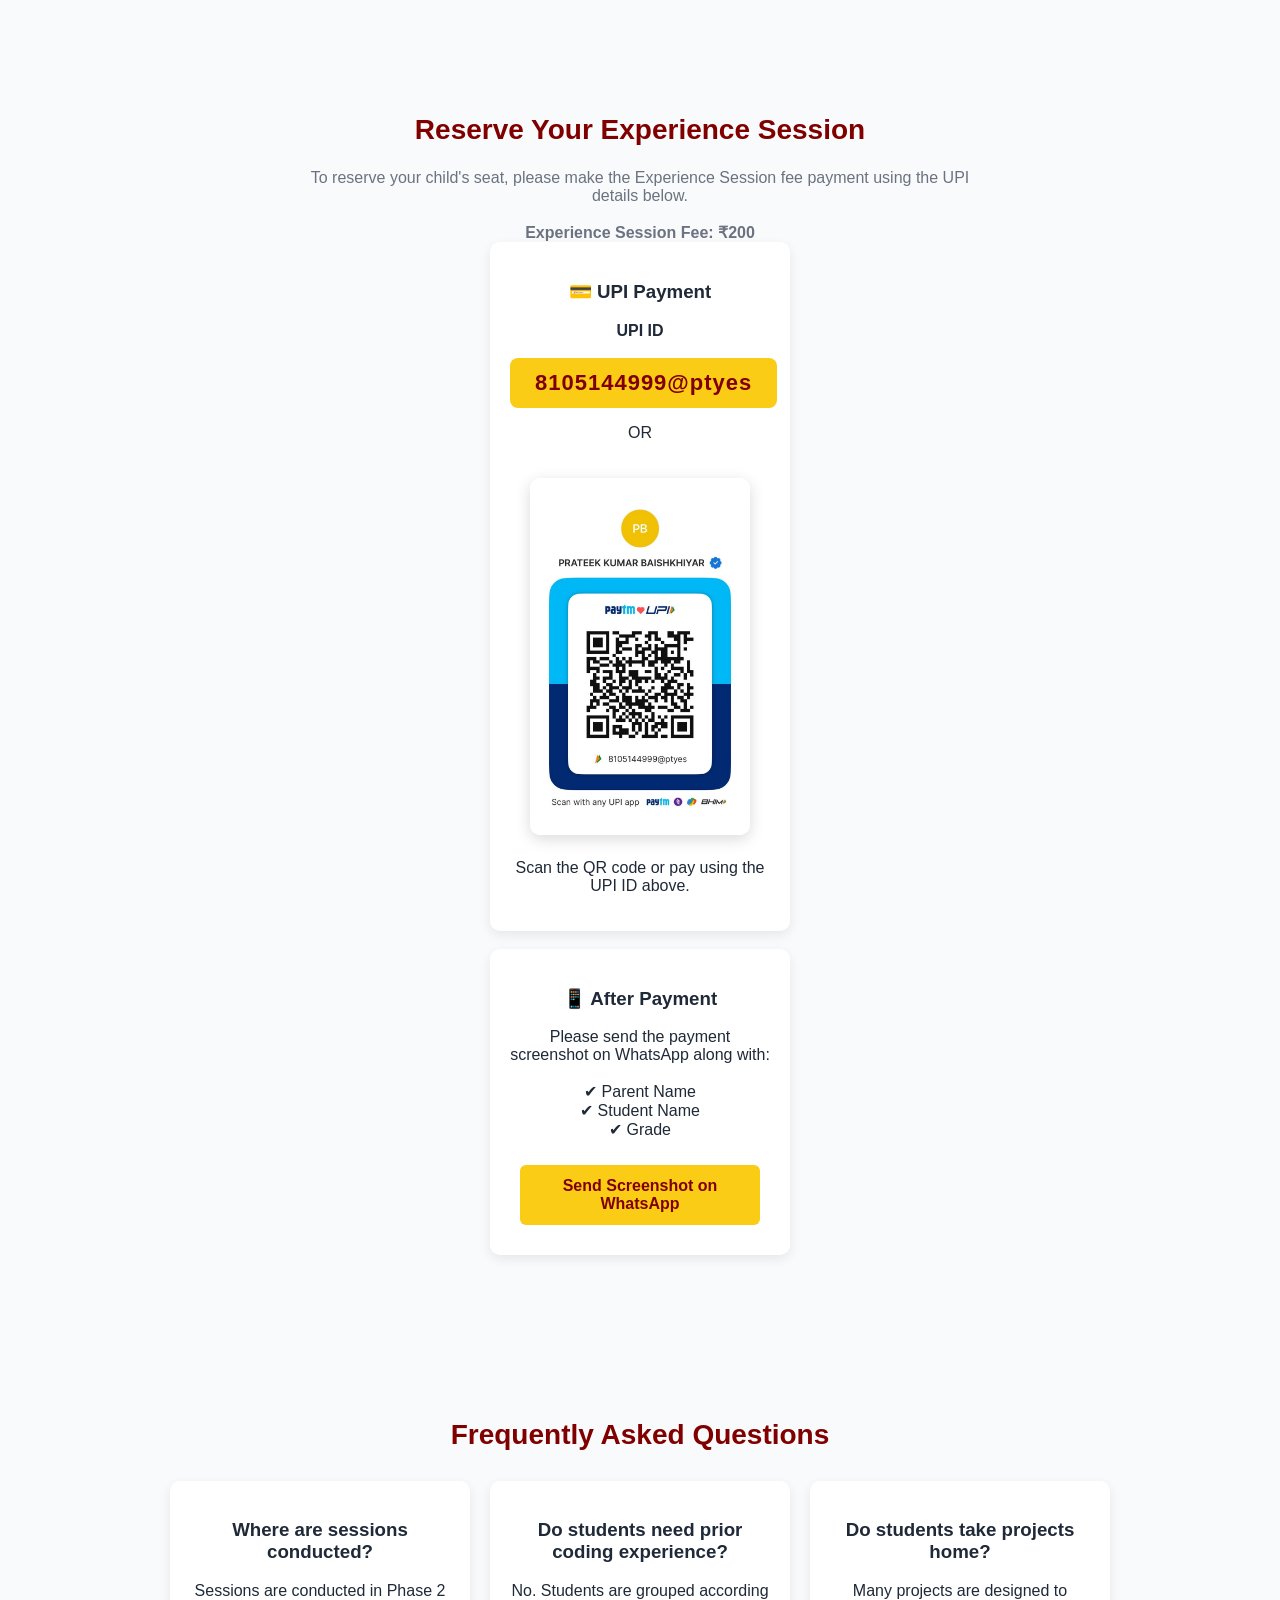
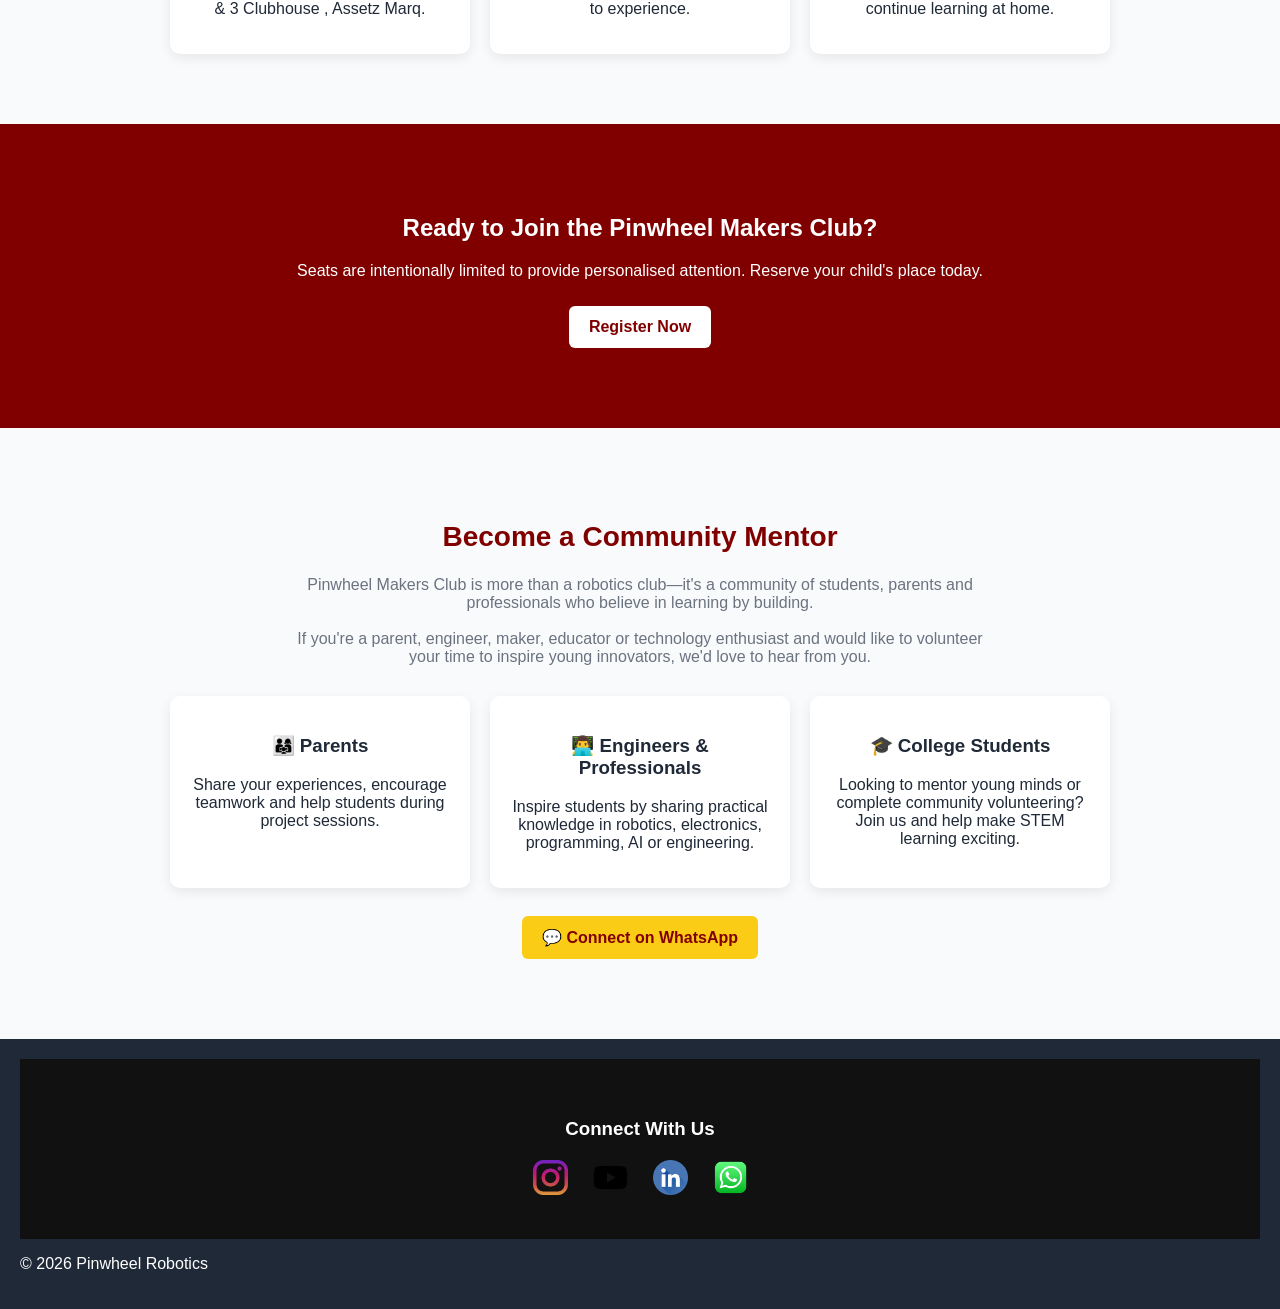
<file: makers-club.html>
<!DOCTYPE html>

<html>
<head>
  <title>Pinwheel Makers Club</title>
  <meta name="viewport" content="width=device-width, initial-scale=1.0">
  <link rel="stylesheet" href="css/style.css">
</head>
<body>

<!-- HEADER -->
<header class="header">
  <img src="assets/logo.png" class="logo">

  <nav class="nav">
    <a href="index.html">Home</a>
    <a href="index.html#about">About</a>
    <a href="index.html#kits">Kits</a>
    <a href="makers-club.html">Makers Club</a>
    <a href="blog.html">Instructions</a>
    <a href="chatbot.html">Ask Neo</a>
    <a href="index.html#contact">Contact</a>
  </nav>
</header>


<!-- HERO -->

<section class="hero">

<h1>Pinwheel Makers Club</h1>

<p>
A weekend STEM club where curiosity becomes innovation.
Students don't just learn technology —
they build it.
</p>

<a 
class="makers-register btn primary"
target="_blank">

Register for Pinwheel Makers Club

</a>

<a class="btn secondary"
href="#aboutClub">

Learn More

</a>

</section>



<!-- ABOUT -->

<section id="aboutClub">

<h2 class="title">What is Pinwheel Makers Club?</h2>

<p class="subtitle">

Pinwheel Makers Club is a weekly hands-on STEM learning program designed for students who love building, experimenting and creating.

Instead of memorizing concepts, students learn Robotics, Electronics, Programming, AI and Engineering by building real working projects.

Every session combines creativity, problem solving and practical engineering skills.

</p>

</section>



<!-- WHY JOIN -->

<section>

<h2 class="title">Why Join?</h2>

<div class="grid">

<div class="card">

<h3>🤖 Build Real Projects</h3>

<p>

Robots, smart systems, automation projects and engineering models.

</p>

</div>

<div class="card">

<h3>🧠 Learn by Doing</h3>

<p>

Every concept is taught through practical experimentation.

</p>

</div>

<div class="card">

<h3>🚀 Future Ready Skills</h3>

<p>

Programming, AI, IoT, Electronics and Design Thinking.

</p>

</div>

<div class="card">

<h3>👨‍🔬 Think Like an Engineer</h3>

<p>

Creativity, debugging, teamwork and innovation.

</p>

</div>

</div>

</section>



<!-- WHO CAN JOIN -->

<section>

<h2 class="title">Who Can Join?</h2>

<div class="grid">

<div class="card">

<h3>Grades 3–12</h3>

<p>

Separate learning paths based on age and experience.

</p>

</div>

<div class="card">

<h3>No Prior Experience Required</h3>

<p>

Whether your child is just starting or already building projects, we have something exciting to offer.

</p>

</div>

</div>

</section>



<!-- WHAT STUDENTS BUILD -->

<section>

<h2 class="title">What Students Build</h2>

<p class="subtitle">

Every month introduces new engineering challenges.

</p>

<div class="grid">

<div class="card">
<img src="assets/images/blog-kit5.png" class="kit-img">
<h3>Autonomous Robots</h3>
</div>

<div class="card">
<img src="assets/images/blog-kit8.png" class="kit-img">
<h3>IoT Projects</h3>
</div>

<div class="card">
<img src="assets/images/blog-kit6.png" class="kit-img">
<h3>Mechanical Engineering</h3>
</div>

<div class="card">
<img src="assets/images/blog-kit4.png" class="kit-img">
<h3>Smart Sensors</h3>
</div>

</div>

</section>

<!-- MAKERS CLUB VIDEO -->

<section id="club-video">

    <h2 class="title">See the Makers Club in Action</h2>

    <p class="subtitle">
        Watch highlights from one of our previous robotics sessions where students explored engineering concepts through hands-on projects, teamwork and creativity.
    </p>

    <div class="video-container">
        <iframe
            id="makers-video"
            frameborder="0"
            allowfullscreen>
        </iframe>
    </div>

</section>

<!-- PROGRAM FORMAT -->

<section>

<h2 class="title">How the Club Works</h2>

<div class="steps">

<div class="step">
<div class="icon">📚</div>
<p>Concept Introduction</p>
</div>

<div class="arrow">→</div>

<div class="step">
<div class="icon">🛠️</div>
<p>Hands-on Build</p>
</div>

<div class="arrow">→</div>

<div class="step">
<div class="icon">🧪</div>
<p>Experiment & Improve</p>
</div>

<div class="arrow">→</div>

<div class="step">
<div class="icon">🏆</div>
<p>Take-home Challenge</p>
</div>

</div>

</section>



<!-- UPCOMING BATCH -->

<section>

<h2 class="title">Upcoming Batch</h2>

<div class="grid">

<div class="card">

<h3>📅 Start Date</h3>

<p>

18 July 2026

</p>

</div>

<div class="card">

<h3>🕓 Time</h3>

<p>

Three Saturdays Every Month

4:00 PM – 6:00 PM

</p>

</div>

<div class="card">

<h3>👥 Batch Size</h3>

<p>

Limited Seats

Small batches for personalised learning

</p>

</div>

</div>

</section>
<!-- EXPERIENCE SESSION -->

<section id="experience">

    <h2 class="title">Try Before You Join</h2>

    <p class="subtitle">
        We understand that every child learns differently. That's why we invite students to experience the Makers Club before committing to a monthly membership.
    </p>

    <div class="grid">

        <div class="card">

            <h3>🌟 Experience Sessions</h3>

            <p>

                Attend the first <strong>two sessions</strong> at just

                <br><br>

                <span class="fee">₹100 per session</span>

                <br><br>

                Explore Robotics, Electronics, Coding and Engineering in a fun, hands-on environment.

            </p>

        </div>

        <div class="card">

            <h3>🎉 Continue the Journey</h3>

            <p>

                If your child joins the Makers Club from <strong>August 2026</strong>,

                the <strong>₹200</strong> paid for the Experience Sessions will be fully adjusted against the first month's membership.

            </p>

        </div>

        <div class="card">

            <h3>📅 Regular Membership</h3>

            <p>

                <span class="fee">₹1,000 / Month</span>

                <br><br>

               

                <br>

                ✔ STEM Projects

                <br>

                ✔ Robotics & AI Learning

                <br>

                ✔ Small Batch Mentoring

            </p>

        </div>
        <div class="card">

            <h3>Club Schedule</h3>

<p>

📅 <strong>Three Saturdays every month</strong>

<br><br>

🕓 4:00 PM – 6:00 PM

<br><br>

🎉 A fourth Saturday may occasionally be scheduled for competitions, exhibitions, guest sessions or special STEM events. These sessions are optional and will be communicated well in advance.

</p>
        </div>

    </div>

</section>

<section class="experience-payment">

    <h2 class="title">Reserve Your Experience Session</h2>

    <p class="subtitle">

        To reserve your child's seat, please make the Experience Session fee payment using the UPI details below.

        <br><br>

        <strong>Experience Session Fee: ₹200</strong>

    </p>

    <div class="card" style="max-width:500px;margin:auto;">

        <h3>💳 UPI Payment</h3>

        <p>

            <strong>UPI ID</strong>

            <br><br>

            <span class="upi-id">

                8105144999@ptyes

            </span>

        </p>

        <p>

            OR

        </p>

        <img src="assets/images/prateek-upi-qr.jpeg"
             alt="UPI QR Code"
             class="upi-qr">

        <p style="margin-top:20px;">

            Scan the QR code or pay using the UPI ID above.

        </p>

    </div>

    <br>

    <div class="card" style="max-width:700px;margin:auto;">

        <h3>📱 After Payment</h3>

        <p>

            Please send the payment screenshot on WhatsApp along with:

            <br><br>

            ✔ Parent Name

            <br>

            ✔ Student Name

            <br>

            ✔ Grade

        </p>

        <a class="btn primary"
           href="https://wa.me/917204445493"
           target="_blank">

            Send Screenshot on WhatsApp

        </a>

    </div>

</section>
<!-- FAQ -->

<section>

<h2 class="title">Frequently Asked Questions</h2>

<div class="grid">

<div class="card">
<h3>Where are sessions conducted?</h3>
<p>Sessions are conducted in Phase 2 & 3 Clubhouse , Assetz Marq.</p>
</div>

<div class="card">
<h3>Do students need prior coding experience?</h3>
<p>No. Students are grouped according to experience.</p>
</div>

<div class="card">
<h3>Do students take projects home?</h3>
<p>Many projects are designed to continue learning at home.</p>
</div>

</div>

</section>



<!-- REGISTER -->

<section class="cta">

<h2>

Ready to Join the Pinwheel Makers Club?

</h2>

<p>

Seats are intentionally limited to provide personalised attention.

Reserve your child's place today.

</p>

<a class="makers-register btn secondary">Register Now</a>

</section>
<!-- COMMUNITY MENTORS -->

<section id="community">

    <h2 class="title">Become a Community Mentor</h2>

    <p class="subtitle">

        Pinwheel Makers Club is more than a robotics club—it's a community of students, parents and professionals who believe in learning by building.

        <br><br>

        If you're a parent, engineer, maker, educator or technology enthusiast and would like to volunteer your time to inspire young innovators, we'd love to hear from you.

    </p>

    <div class="grid">

        <div class="card">

            <h3>👨‍👩‍👧 Parents</h3>

            <p>

                Share your experiences, encourage teamwork and help students during project sessions.

            </p>

        </div>

        <div class="card">

            <h3>👨‍💻 Engineers & Professionals</h3>

            <p>

                Inspire students by sharing practical knowledge in robotics, electronics, programming, AI or engineering.

            </p>

        </div>

        <div class="card">

            <h3>🎓 College Students</h3>

            <p>

                Looking to mentor young minds or complete community volunteering? Join us and help make STEM learning exciting.

            </p>

        </div>

    </div>

    <br>

    <a
        class="btn primary"
        href="https://wa.me/917204445493"
        target="_blank">

        💬 Connect on WhatsApp

    </a>

</section>


<!-- FOOTER -->

<footer>

<div class="social-section">

<h3>Connect With Us</h3>

<div class="social-icons">

<a href="https://instagram.com/pinwheelrobotics" target="_blank">
  <img src="assets/icons/instagram.png" alt="Instagram">
</a>

<a href="https://www.youtube.com/@pinwheelrobotics" target="_blank">
  <img src="assets/icons/youtube.png" alt="YouTube">
</a>

<a href="https://www.linkedin.com/company/pinwheel-robotics" target="_blank">
  <img src="assets/icons/linkedin.png" alt="LinkedIn">
</a>

<a href="https://wa.me/917204445493" target="_blank">
  <img src="assets/icons/whatsapp.png" alt="WhatsApp">
</a>

</div>


</div>

<p>

© 2026 Pinwheel Robotics

</p>

</footer>
<!-- SCRIPTS -->

<script src="js/config.js"></script>

<script>
document.querySelectorAll(".makers-register").forEach(btn => {
    btn.href = CONFIG.makersClubRegistration;
    btn.target = "_blank";
});
document.getElementById("makers-video").src =
    "https://www.youtube.com/embed/" +
    CONFIG.makersClubVideoId;
</script>

</body>
</html>
</file>
<file: css/style.css>
body {
margin: 0;
font-family: 'Poppins', sans-serif;
background: #f9fafb;
color: #1f2937;
}

/* HEADER */
.header {
display: flex;
justify-content: space-between;
align-items: center;
padding: 15px 40px;
background: white;
box-shadow: 0 2px 6px rgba(0,0,0,0.05);
}

.logo {
height: 50px;
}

.nav a {
margin-left: 20px;
text-decoration: none;
color: #800000;
font-weight: 500;
}

.nav a:hover {
color: #facc15;
}

/* HERO */
.hero {
text-align: center;
padding: 100px 20px;
background: linear-gradient(135deg, #800000, #facc15);
color: white;
}

.hero h1 {
font-size: 40px;
}

.hero p {
max-width: 700px;
margin: auto;
}

/* BUTTONS */
.btn {
display: inline-block;
margin: 10px;
padding: 12px 20px;
border-radius: 6px;
text-decoration: none;
font-weight: 600;
}

.primary {
background: #facc15;
color: #800000;
}

.secondary {
background: white;
color: #800000;
}

/* SECTIONS */
section {
padding: 70px 20px;
text-align: center;
}

.title {
font-size: 28px;
color: #800000;
}

.subtitle {
max-width: 700px;
margin: auto;
color: #6b7280;
}

/* GRID */
.grid {
display: flex;
flex-wrap: wrap;
justify-content: center;
gap: 20px;
margin-top: 30px;
}

.card {
background: white;
padding: 20px;
width: 260px;
border-radius: 10px;
box-shadow: 0 4px 12px rgba(0,0,0,0.08);
}

/* IMAGE PLACEHOLDER */
.img-box {
height: 150px;
background: #e5e7eb;
border-radius: 8px;
margin-bottom: 10px;
}

/* STEPS */
.steps {
display: flex;
flex-wrap: wrap;
justify-content: center;
gap: 30px;
margin-top: 30px;
}

.step {
width: 200px;
}

/* CTA */
.cta {
background: #800000;
color: white;
}

/* FOOTER */
footer {
background: #1f2937;
color: white;
padding: 20px;
}

.contact-form {
max-width: 500px;
margin: 30px auto;
display: flex;
flex-direction: column;
}

.contact-form input,
.contact-form textarea {
margin: 10px 0;
padding: 12px;
border-radius: 6px;
border: none;
font-size: 14px;
}

.contact-form button {
background: #facc15;
color: #800000;
padding: 12px;
border: none;
border-radius: 6px;
font-weight: bold;
cursor: pointer;
}

.contact-form button:hover {
opacity: 0.9;
}

.kit-img {
width: 100%;
height: 180px; /* fixed height /
object-fit: cover; / crop nicely */
border-radius: 8px;
}

.steps {
display: flex;
align-items: center;
justify-content: center;
flex-wrap: wrap;
gap: 10px;
}

.step {
width: 180px;
text-align: center;
}

.arrow {
font-size: 30px;
color: #800000;
margin: 0 10px;
}

.step h3 {
  background: #facc15;
  color: #800000;
  display: inline-block;
  padding: 10px 15px;
  border-radius: 50%;
}

.updates {
margin-top: 40px;
}

/* Banner Image */
.updates-banner img {
  width: 100%;
  height: 450px;              /* 🔥 sweet spot */
  object-fit: cover;
  object-position: bottom 10% ;    /* adjust this */
}

/* Ticker */
.updates-ticker {
background: #800000;
color: white;
overflow: hidden;
white-space: nowrap;
padding: 10px 0;
}

.ticker-content {
display: inline-block;
padding-left: 100%;
animation: scrollText 15s linear infinite;
}

/* Animation */
@keyframes scrollText {
from {
transform: translateX(0%);
}
to {
transform: translateX(-100%);
}
}

.video-container {
width: 100%;
max-width: 600px;     /* control size */
margin: 40px auto;
}

.video-container iframe {
width: 100%;
height: 340px;        /* force landscape */
border-radius: 10px;
}



.icon {
font-size: 40px;
margin-bottom: 10px;
}

.step h4 {
margin: 0;
font-size: 16px;
color: #800000;
}

/* CONTACT SECTION */
.contact-section {
background: linear-gradient(135deg, #800000, #a00000);
padding: 80px 20px;
text-align: center;
color: white;
}

.contact-container {
max-width: 900px;
margin: auto;
}

.contact-section h2 {
font-size: 32px;
margin-bottom: 10px;
}

.contact-section p {
margin-bottom: 30px;
color: #f3f4f6;
}

/* FORM */
.contact-form {
display: flex;
flex-direction: column;
gap: 20px;
}

/* ROW */
.form-row {
display: flex;
gap: 20px;
flex-wrap: wrap;
justify-content: center;
}

/* INPUTS */
.contact-form input,
.contact-form textarea {
flex: 1;
min-width: 250px;
padding: 14px 16px;
border-radius: 10px;
border: none;
font-size: 14px;
outline: none;
}

/* TEXTAREA FULL WIDTH */
.contact-form textarea {
width: 100%;
}

/* BUTTON */
.submit-btn {
background: #facc15;
color: #800000;
border: none;
padding: 14px 25px;
border-radius: 10px;
font-weight: bold;
cursor: pointer;
font-size: 16px;
margin-top: 10px;
transition: 0.3s;
}

.submit-btn:hover {
transform: translateY(-2px);
opacity: 0.9;
}

/* Smaller hero for inner pages */
.small-hero {
padding: 60px 20px;
}

/* Blog page spacing */
.blog-section {
padding: 60px 20px;
text-align: center;
}

/* Blog links */
.blog-card a {
display: inline-block;
margin-top: 10px;
color: #800000;
font-weight: 600;
text-decoration: none;
}

.blog-card a:hover {
color: #facc15;
}

.social-section {
text-align: center;
padding: 40px 20px;
background: #111;
color: white;
}

.social-section h3 {
margin-bottom: 20px;
}

.social-icons {
display: flex;
justify-content: center;
gap: 25px;
}

.social-icons img {
width: 35px;
height: 35px;
transition: 0.3s;
}

.social-icons img:hover {
transform: scale(1.2);
}
.whatsapp-float {
position: fixed;
bottom: 20px;
right: 20px;
background: #25D366;
padding: 10px;
border-radius: 50%;
z-index: 1000;
}

.whatsapp-float img {
width: 30px;
}

/* CHATBOT */

.chat-container {
margin: 10px auto;
width: 100%;
max-width: 400px;   /* keeps desktop same */
}

.chat-box {
height: 60vh;
min-height: 300px;
overflow-y: auto;
background: white;
padding: 15px;
border-radius: 12px;
box-shadow: 0 10px 40px rgba(0,0,0,0.2);
}

.msg {
margin: 10px 0;
padding: 10px 14px;
border-radius: 10px;
max-width: 80%;
}

.user {
background: #facc15;
margin-left: auto;
}

.bot {
background: #eee;
}

/* input */
.chat-input {
display: flex;
gap: 10px;

margin-top: 10px;
align-items: center;
}

.chat-input input {
flex: 1;
padding: 12px;
font-size: 16px;   /* 🔥 critical */
border-radius: 8px;
border: 1px solid #ccc;
min-width: 0;   /* 🔥 prevents overflow */
}

.chat-input button {
background: #800000;
color: white;
border: none;
padding: 12px;
border-radius: 8px;
flex-shrink: 0;   /* 🔥 prevents shrinking */
}

.chat-page {
padding: 20px;
text-align: center; 
display: flex;  
flex-direction: column;
align-items: center;
justify-content: flex-start;

background: linear-gradient(
135deg,
#800000,
#a00000,
#facc15
);

min-height: 100vh;
}

.chat-header {
background: linear-gradient(135deg, #800000, #a00000);
color: white;
padding: 20px;
text-align: center;
border-radius: 0 0 12px 15px;
box-shadow: 0 5px 20px rgba(0,0,0,0.2);
}

.chat-title {
font-size: 28px;
font-weight: 700;
}

.chat-subtitle {
font-size: 14px;
opacity: 0.9;
margin-top: 5px;
}
.chat-status {
  font-size: 12px;
  margin-top: 5px;
  color: #facc15;
}
@media (max-width: 480px) {
  .chat-box {
    height: 50vh;
  }
}

.experience-cta{
    background:#fff8e6;
}
.payment-button{
    display:flex;
    justify-content:center;
    margin-top:25px;
}

.upi-id{

    display:inline-block;

    background:#facc15;

    color:#800000;

    font-size:22px;

    font-weight:700;

    padding:12px 25px;

    border-radius:8px;

    letter-spacing:1px;

}

.upi-qr{

    width:220px;

    margin-top:20px;

    border-radius:10px;

    box-shadow:0 4px 15px rgba(0,0,0,.15);

}

/* ANNOUNCEMENTS */

.announcements {
  padding: 60px 20px;
  background: #fff8e6;
  text-align: center;
}

.announcement-header {
  max-width: 800px;
  margin: auto;
}

.announcement-badge {
  display: inline-block;
  background: #800000;
  color: white;
  padding: 7px 16px;
  border-radius: 20px;
  font-size: 13px;
  font-weight: 600;
  margin-bottom: 15px;
}

.announcement-card {
  max-width: 850px;
  margin: 35px auto 0;
  background: white;
  border-radius: 15px;
  padding: 30px;
  display: flex;
  gap: 25px;
  align-items: flex-start;
  text-align: left;
  box-shadow: 0 6px 20px rgba(0,0,0,0.10);
  border-left: 6px solid #800000;
}

.announcement-date {
  min-width: 100px;
  text-align: center;
  background: #facc15;
  color: #800000;
  padding: 15px 10px;
  border-radius: 10px;
  font-size: 15px;
}

.announcement-date span {
  display: block;
  font-size: 28px;
  margin-bottom: 5px;
}

.announcement-content {
  flex: 1;
}

.announcement-content h3 {
  margin-top: 0;
  color: #800000;
  font-size: 24px;
}

.announcement-content p {
  line-height: 1.7;
}

.announcement-location {
  margin-top: 15px;
  font-size: 15px;
}

@media (max-width: 600px) {

  .announcement-card {
    flex-direction: column;
    padding: 22px;
  }

  .announcement-date {
    width: auto;
    align-self: flex-start;
  }

  .announcement-content h3 {
    font-size: 20px;
  }

}
</file>
